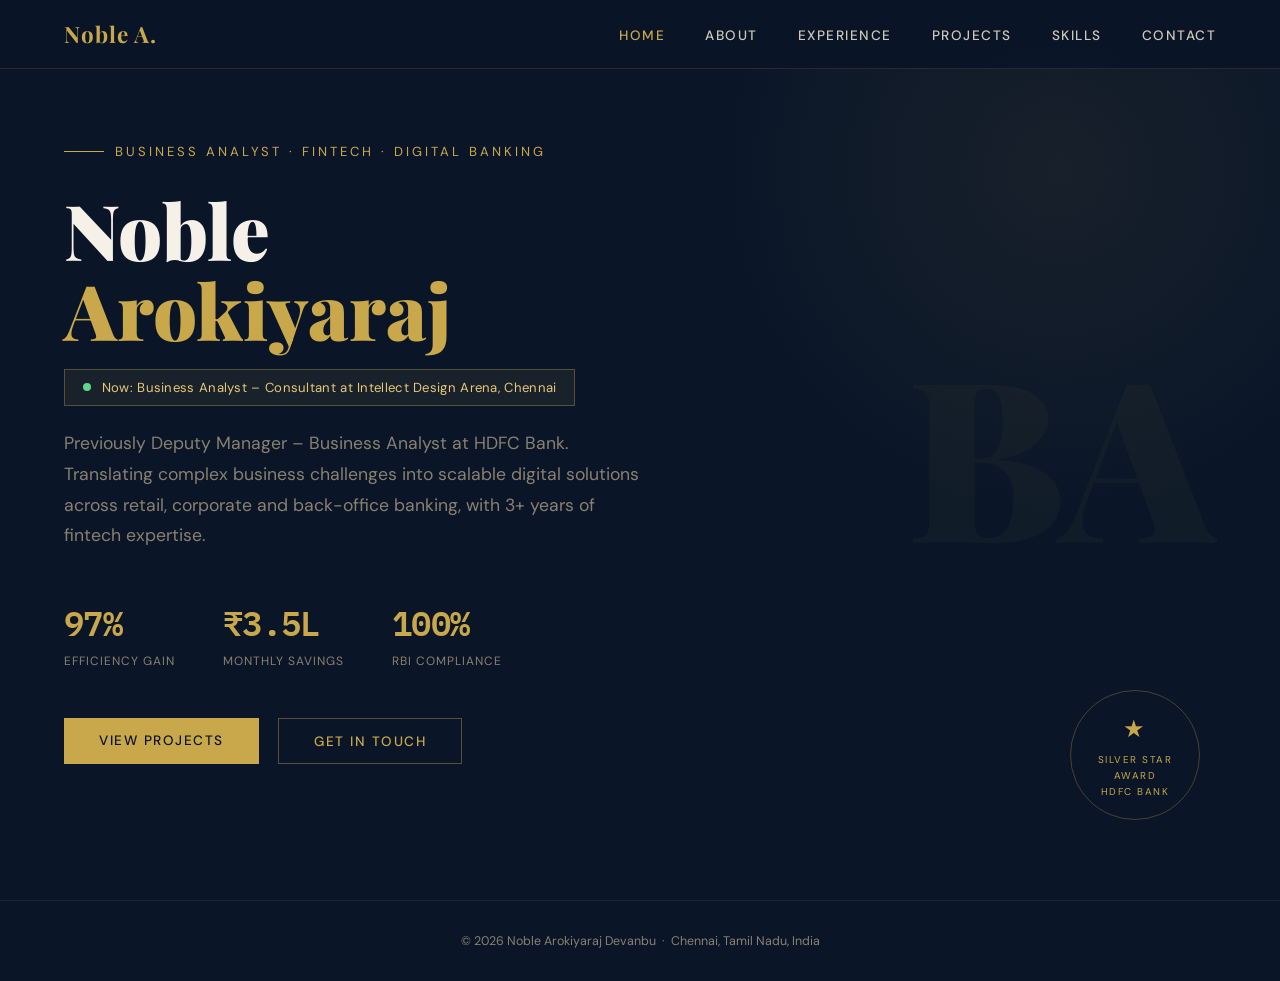
<file: index.html>
<!DOCTYPE html>
<html lang="en">
<head>
  <meta charset="UTF-8" />
  <meta name="viewport" content="width=device-width, initial-scale=1.0"/>
  <title>Noble Arokiyaraj – Business Analyst</title>
  <link href="https://fonts.googleapis.com/css2?family=Playfair+Display:wght@400;700;900&family=DM+Sans:wght@300;400;500&family=IBM+Plex+Mono:wght@500;600&display=swap" rel="stylesheet"/>
  <style>
    :root {
      --navy: #0a1628;
      --navy-mid: #112240;
      --gold: #c9a84c;
      --gold-light: #e8c97a;
      --cream: #f5f0e8;
      --text: #d0c8b8;
      --text-muted: #8a8070;
      --mono: 'IBM Plex Mono', 'SFMono-Regular', Consolas, monospace;
    }
    * { margin: 0; padding: 0; box-sizing: border-box; }
    body { font-family: 'DM Sans', sans-serif; background: var(--navy); color: var(--text); min-height: 100vh; }

    nav {
      position: fixed; top: 0; left: 0; right: 0; z-index: 100;
      display: flex; align-items: center; justify-content: space-between;
      padding: 1.2rem 4rem;
      background: rgba(10,22,40,0.95);
      backdrop-filter: blur(12px);
      border-bottom: 1px solid rgba(201,168,76,0.15);
    }
    .nav-logo {
      font-family: 'Playfair Display', serif; font-size: 1.4rem; font-weight: 700;
      color: var(--gold); text-decoration: none; letter-spacing: 1px;
    }
    .nav-links { display: flex; gap: 2.5rem; list-style: none; }
    .nav-links a {
      text-decoration: none; color: var(--text);
      font-size: 0.85rem; letter-spacing: 1.5px; text-transform: uppercase; font-weight: 500;
      transition: color 0.3s;
    }
    .nav-links a:hover, .nav-links a.active { color: var(--gold); }

    .hero {
      min-height: 100vh; display: flex; align-items: center;
      padding: 0 4rem; position: relative; overflow: hidden;
    }
    .hero::before {
      content: ''; position: absolute; top: -20%; right: -10%;
      width: 700px; height: 700px;
      background: radial-gradient(ellipse, rgba(201,168,76,0.07) 0%, transparent 70%);
      pointer-events: none;
    }
    .hero-content { max-width: 800px; animation: fadeUp 1s ease both; }
    .hero-tag {
      display: inline-flex; align-items: center; gap: 0.7rem;
      font-size: 0.82rem; letter-spacing: 3px; text-transform: uppercase;
      color: var(--gold); margin-bottom: 1.8rem;
    }
    .hero-tag::before { content: ''; width: 40px; height: 1px; background: var(--gold); }
    h1 {
      font-family: 'Playfair Display', serif;
      font-size: clamp(3rem, 6vw, 5.5rem); font-weight: 900; line-height: 1.05;
      color: var(--cream); margin-bottom: 1.2rem;
    }
    h1 span { color: var(--gold); }
    .hero-subtitle {
      font-size: 1.1rem; color: var(--text-muted);
      max-width: 580px; line-height: 1.75; margin-bottom: 2.8rem;
    }
    .now-chip {
      display: inline-flex; align-items: center; gap: 0.7rem;
      padding: 0.55rem 1.1rem; margin-bottom: 1.4rem;
      border: 1px solid rgba(201,168,76,0.35); background: rgba(201,168,76,0.08);
      font-size: 0.82rem; color: var(--gold-light); letter-spacing: 0.3px;
    }
    .now-dot {
      width: 8px; height: 8px; border-radius: 50%; background: #5fd68a; flex-shrink: 0;
      box-shadow: 0 0 0 0 rgba(95,214,138,0.6); animation: pulse 2s ease-out infinite;
    }
    @keyframes pulse { 0% { box-shadow: 0 0 0 0 rgba(95,214,138,0.55); } 70% { box-shadow: 0 0 0 10px rgba(95,214,138,0); } 100% { box-shadow: 0 0 0 0 rgba(95,214,138,0); } }
    @media (prefers-reduced-motion: reduce) { .now-dot, .award-badge, .hero-content { animation: none; } }
    .hero-stats { display: flex; gap: 3rem; margin-bottom: 3rem; }
    .stat-num {
      font-family: var(--mono); font-size: 2.1rem; font-weight: 600;
      font-variant-numeric: tabular-nums; letter-spacing: -0.02em;
      color: var(--gold); display: block;
    }
    .stat-label { font-size: 0.75rem; letter-spacing: 1px; color: var(--text-muted); text-transform: uppercase; }
    .hero-btns { display: flex; gap: 1.2rem; }
    .btn {
      padding: 0.85rem 2.2rem; font-size: 0.85rem; letter-spacing: 1.5px; text-transform: uppercase;
      font-weight: 500; text-decoration: none; transition: all 0.3s; border: none; cursor: pointer;
    }
    .btn-gold { background: var(--gold); color: var(--navy); }
    .btn-gold:hover { background: var(--gold-light); transform: translateY(-2px); }
    .btn-outline { border: 1px solid rgba(201,168,76,0.4); color: var(--gold); background: transparent; }
    .btn-outline:hover { border-color: var(--gold); background: rgba(201,168,76,0.07); transform: translateY(-2px); }

    .hero-deco {
      position: absolute; right: 4rem; top: 50%; transform: translateY(-50%);
      font-family: 'Playfair Display', serif; font-size: 14rem; font-weight: 900;
      color: rgba(201,168,76,0.04); line-height: 1; user-select: none; pointer-events: none;
    }
    .award-badge {
      position: absolute; right: 5rem; bottom: 5rem;
      width: 130px; height: 130px; border-radius: 50%;
      border: 1px solid rgba(201,168,76,0.3);
      display: flex; flex-direction: column; align-items: center; justify-content: center; text-align: center;
      animation: spin 25s linear infinite;
    }
    .award-badge-inner { font-size: 0.62rem; letter-spacing: 1.5px; text-transform: uppercase; color: var(--gold); line-height: 1.6; }
    .award-star { font-size: 1.5rem; margin-bottom: 0.2rem; }
    @keyframes spin { to { transform: rotate(360deg); } }
    @keyframes fadeUp { from { opacity: 0; transform: translateY(30px); } to { opacity: 1; transform: translateY(0); } }

    footer { text-align: center; padding: 2rem; border-top: 1px solid rgba(201,168,76,0.1); font-size: 0.78rem; color: var(--text-muted); }

    @media (max-width: 768px) {
      nav { padding: 1rem 1.5rem; }
      .nav-links { gap: 1rem; }
      .nav-links a { font-size: 0.75rem; }
      .hero { padding: 8rem 1.5rem 4rem; }
      .hero-deco, .award-badge { display: none; }
      .hero-stats { gap: 1.5rem; flex-wrap: wrap; }
    }
  </style>
</head>
<body>
<nav>
  <a href="index.html" class="nav-logo">Noble A.</a>
  <ul class="nav-links">
    <li><a href="index.html" class="active">Home</a></li>
    <li><a href="about.html">About</a></li>
    <li><a href="experience.html">Experience</a></li>
    <li><a href="projects.html">Projects</a></li>
    <li><a href="skills.html">Skills</a></li>
    <li><a href="contact.html">Contact</a></li>
  </ul>
</nav>

<section class="hero">
  <div class="hero-content">
    <div class="hero-tag">Business Analyst · Fintech · Digital Banking</div>
    <h1>Noble<br/><span>Arokiyaraj</span></h1>
    <div class="now-chip"><span class="now-dot"></span>Now: Business Analyst – Consultant at Intellect Design Arena, Chennai</div>
    <p class="hero-subtitle">Previously Deputy Manager – Business Analyst at HDFC Bank. Translating complex business challenges into scalable digital solutions across retail, corporate and back-office banking, with 3+ years of fintech expertise.</p>
    <div class="hero-stats">
      <div class="stat-item">
        <span class="stat-num">97%</span>
        <span class="stat-label">Efficiency Gain</span>
      </div>
      <div class="stat-item">
        <span class="stat-num">₹3.5L</span>
        <span class="stat-label">Monthly Savings</span>
      </div>
      <div class="stat-item">
        <span class="stat-num">100%</span>
        <span class="stat-label">RBI Compliance</span>
      </div>
    </div>
    <div class="hero-btns">
      <a href="projects.html" class="btn btn-gold">View Projects</a>
      <a href="contact.html" class="btn btn-outline">Get In Touch</a>
    </div>
  </div>
  <div class="hero-deco">BA</div>
  <div class="award-badge">
    <div class="award-badge-inner">
      <div class="award-star">★</div>
      Silver Star<br/>Award<br/>HDFC Bank
    </div>
  </div>
</section>

<footer>© 2026 Noble Arokiyaraj Devanbu &nbsp;·&nbsp; Chennai, Tamil Nadu, India</footer>
</body>
</html>
</file>
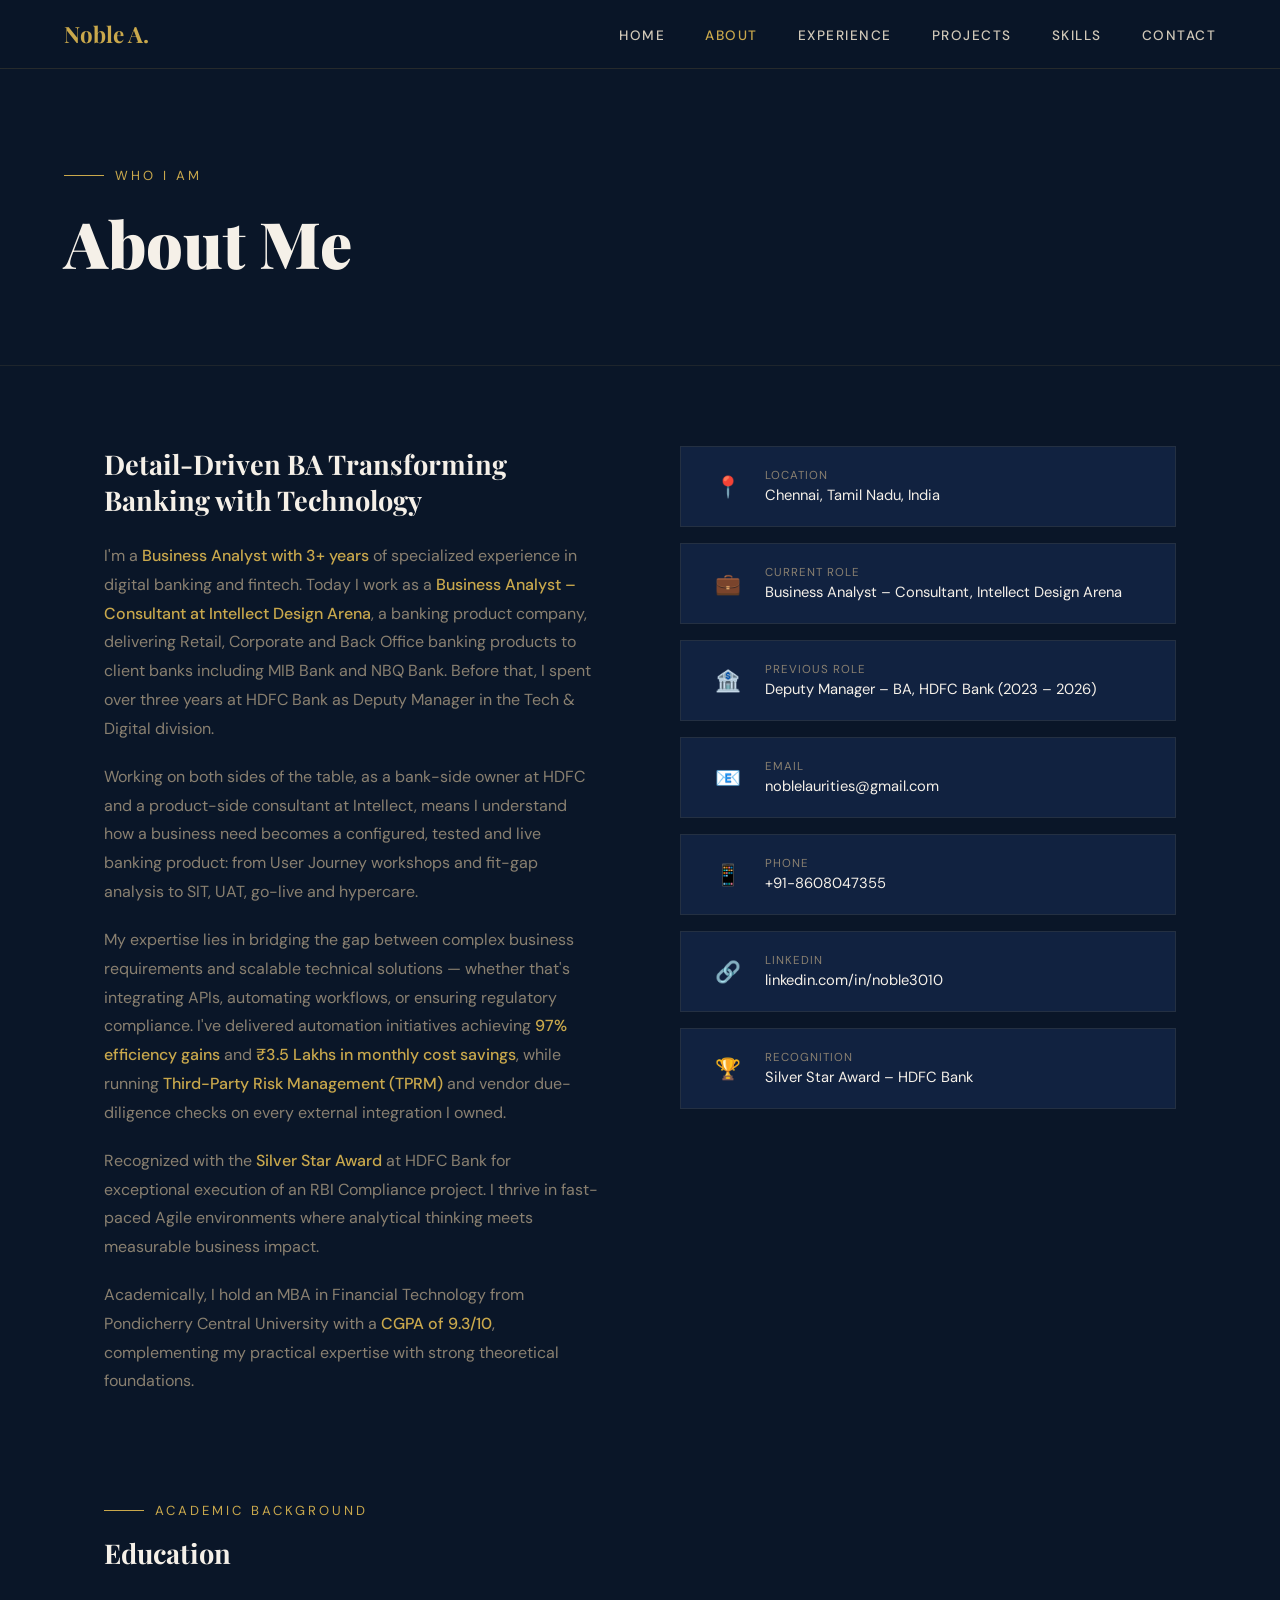
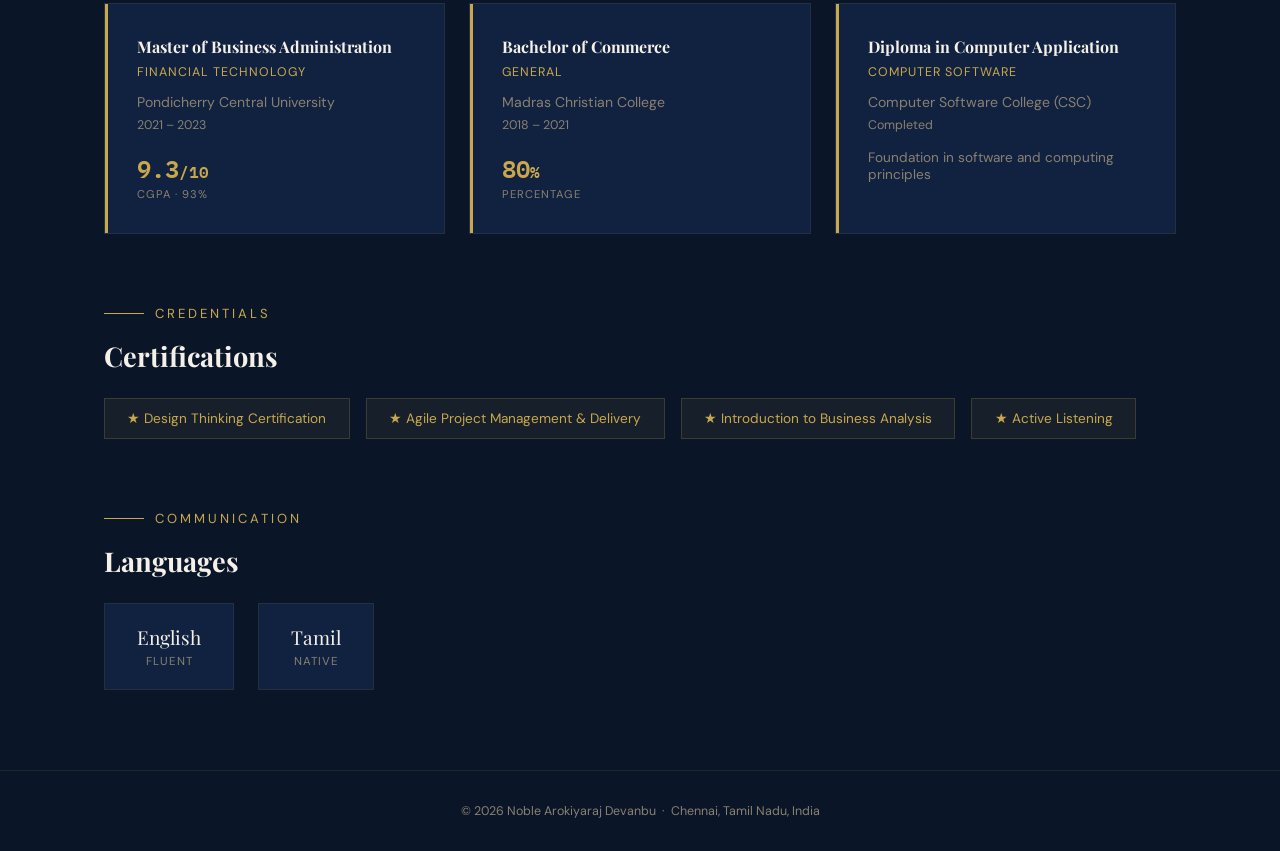
<file: about.html>
<!DOCTYPE html>
<html lang="en">
<head>
  <meta charset="UTF-8"/><meta name="viewport" content="width=device-width, initial-scale=1.0"/>
  <title>About – Noble Arokiyaraj</title>
  <link href="https://fonts.googleapis.com/css2?family=Playfair+Display:wght@400;700;900&family=DM+Sans:wght@300;400;500&family=IBM+Plex+Mono:wght@500;600&display=swap" rel="stylesheet"/>
  <style>
    :root{--navy:#0a1628;--navy-mid:#112240;--gold:#c9a84c;--cream:#f5f0e8;--text:#d0c8b8;--text-muted:#8a8070;--mono:'IBM Plex Mono','SFMono-Regular',Consolas,monospace;}
    *{margin:0;padding:0;box-sizing:border-box;}
    body{font-family:'DM Sans',sans-serif;background:var(--navy);color:var(--text);}
    nav{position:fixed;top:0;left:0;right:0;z-index:100;display:flex;align-items:center;justify-content:space-between;padding:1.2rem 4rem;background:rgba(10,22,40,0.95);backdrop-filter:blur(12px);border-bottom:1px solid rgba(201,168,76,0.15);}
    .nav-logo{font-family:'Playfair Display',serif;font-size:1.4rem;font-weight:700;color:var(--gold);text-decoration:none;}
    .nav-links{display:flex;gap:2.5rem;list-style:none;}
    .nav-links a{text-decoration:none;color:var(--text);font-size:0.85rem;letter-spacing:1.5px;text-transform:uppercase;font-weight:500;transition:color 0.3s;}
    .nav-links a:hover,.nav-links a.active{color:var(--gold);}
    .page-hero{padding:10rem 4rem 5rem;border-bottom:1px solid rgba(201,168,76,0.1);}
    .section-tag{display:inline-flex;align-items:center;gap:0.7rem;font-size:0.82rem;letter-spacing:3px;text-transform:uppercase;color:var(--gold);margin-bottom:1rem;}
    .section-tag::before{content:'';width:40px;height:1px;background:var(--gold);}
    h1{font-family:'Playfair Display',serif;font-size:clamp(2.5rem,5vw,4.5rem);font-weight:900;color:var(--cream);}
    h2{font-family:'Playfair Display',serif;font-size:1.7rem;color:var(--cream);font-weight:700;margin-bottom:1.5rem;}
    p{line-height:1.8;color:var(--text-muted);margin-bottom:1.2rem;font-size:1rem;}
    .highlight{color:var(--gold);font-weight:500;}
    .about-grid{display:grid;grid-template-columns:1fr 1fr;gap:5rem;padding:5rem 4rem;max-width:1200px;margin:0 auto;}
    .info-cards{display:grid;gap:1rem;margin-top:0;}
    .info-card{background:var(--navy-mid);border:1px solid rgba(201,168,76,0.1);padding:1.3rem 1.8rem;display:flex;align-items:center;gap:1.2rem;}
    .info-icon{font-size:1.3rem;width:36px;text-align:center;}
    .info-label{font-size:0.72rem;letter-spacing:1px;text-transform:uppercase;color:var(--text-muted);}
    .info-value{font-size:0.92rem;color:var(--cream);margin-top:0.15rem;}
    .edu-section{padding:0 4rem 4rem;max-width:1200px;margin:0 auto;}
    .edu-grid{display:grid;grid-template-columns:1fr 1fr 1fr;gap:1.5rem;margin-top:2rem;}
    .edu-card{background:var(--navy-mid);border:1px solid rgba(201,168,76,0.1);padding:2rem;position:relative;overflow:hidden;}
    .edu-card::after{content:'';position:absolute;top:0;left:0;width:3px;height:100%;background:var(--gold);}
    .edu-degree{font-family:'Playfair Display',serif;font-size:1rem;color:var(--cream);margin-bottom:0.4rem;font-weight:700;}
    .edu-spec{font-size:0.78rem;color:var(--gold);text-transform:uppercase;letter-spacing:1px;margin-bottom:0.8rem;}
    .edu-college{font-size:0.88rem;color:var(--text-muted);}
    .edu-year{font-size:0.78rem;color:var(--text-muted);margin-top:0.4rem;}
    .edu-grade{margin-top:1rem;font-size:1.5rem;font-family:var(--mono);color:var(--gold);font-weight:600;font-variant-numeric:tabular-nums;}
    .edu-grade-label{font-size:0.7rem;color:var(--text-muted);letter-spacing:1px;text-transform:uppercase;}
    .cert-section{padding:0 4rem 4rem;max-width:1200px;margin:0 auto;}
    .cert-grid{display:flex;flex-wrap:wrap;gap:1rem;margin-top:1.5rem;}
    .cert-badge{background:rgba(201,168,76,0.07);border:1px solid rgba(201,168,76,0.2);padding:0.7rem 1.4rem;font-size:0.85rem;color:var(--gold);}
    .lang-section{padding:0 4rem 5rem;max-width:1200px;margin:0 auto;}
    .lang-grid{display:flex;gap:1.5rem;margin-top:1.5rem;}
    .lang-item{background:var(--navy-mid);border:1px solid rgba(201,168,76,0.1);padding:1.2rem 2rem;text-align:center;}
    .lang-name{font-family:'Playfair Display',serif;font-size:1.2rem;color:var(--cream);margin-bottom:0.3rem;}
    .lang-level{font-size:0.72rem;color:var(--text-muted);letter-spacing:1px;text-transform:uppercase;}
    footer{text-align:center;padding:2rem;border-top:1px solid rgba(201,168,76,0.1);font-size:0.78rem;color:var(--text-muted);}
    @media(max-width:900px){.about-grid{grid-template-columns:1fr;padding:3rem 1.5rem;gap:3rem;}.edu-grid{grid-template-columns:1fr;}.page-hero,.edu-section,.cert-section,.lang-section{padding-left:1.5rem;padding-right:1.5rem;}nav{padding:1rem 1.5rem;}.nav-links{gap:1rem;}.nav-links a{font-size:0.75rem;}}
  </style>
</head>
<body>
<nav>
  <a href="index.html" class="nav-logo">Noble A.</a>
  <ul class="nav-links">
    <li><a href="index.html">Home</a></li>
    <li><a href="about.html" class="active">About</a></li>
    <li><a href="experience.html">Experience</a></li>
    <li><a href="projects.html">Projects</a></li>
    <li><a href="skills.html">Skills</a></li>
    <li><a href="contact.html">Contact</a></li>
  </ul>
</nav>
<div class="page-hero">
  <div class="section-tag">Who I Am</div>
  <h1>About Me</h1>
</div>
<div class="about-grid">
  <div>
    <h2>Detail-Driven BA Transforming Banking with Technology</h2>
    <p>I'm a <span class="highlight">Business Analyst with 3+ years</span> of specialized experience in digital banking and fintech. Today I work as a <span class="highlight">Business Analyst – Consultant at Intellect Design Arena</span>, a banking product company, delivering Retail, Corporate and Back Office banking products to client banks including MIB Bank and NBQ Bank. Before that, I spent over three years at HDFC Bank as Deputy Manager in the Tech & Digital division.</p>
    <p>Working on both sides of the table, as a bank-side owner at HDFC and a product-side consultant at Intellect, means I understand how a business need becomes a configured, tested and live banking product: from User Journey workshops and fit-gap analysis to SIT, UAT, go-live and hypercare.</p>
    <p>My expertise lies in bridging the gap between complex business requirements and scalable technical solutions — whether that's integrating APIs, automating workflows, or ensuring regulatory compliance. I've delivered automation initiatives achieving <span class="highlight">97% efficiency gains</span> and <span class="highlight">₹3.5 Lakhs in monthly cost savings</span>, while running <span class="highlight">Third-Party Risk Management (TPRM)</span> and vendor due-diligence checks on every external integration I owned.</p>
    <p>Recognized with the <span class="highlight">Silver Star Award</span> at HDFC Bank for exceptional execution of an RBI Compliance project. I thrive in fast-paced Agile environments where analytical thinking meets measurable business impact.</p>
    <p>Academically, I hold an MBA in Financial Technology from Pondicherry Central University with a <span class="highlight">CGPA of 9.3/10</span>, complementing my practical expertise with strong theoretical foundations.</p>
  </div>
  <div>
    <div class="info-cards">
      <div class="info-card"><div class="info-icon">📍</div><div><div class="info-label">Location</div><div class="info-value">Chennai, Tamil Nadu, India</div></div></div>
      <div class="info-card"><div class="info-icon">💼</div><div><div class="info-label">Current Role</div><div class="info-value">Business Analyst – Consultant, Intellect Design Arena</div></div></div>
      <div class="info-card"><div class="info-icon">🏦</div><div><div class="info-label">Previous Role</div><div class="info-value">Deputy Manager – BA, HDFC Bank (2023 – 2026)</div></div></div>
      <div class="info-card"><div class="info-icon">📧</div><div><div class="info-label">Email</div><div class="info-value">noblelaurities@gmail.com</div></div></div>
      <div class="info-card"><div class="info-icon">📱</div><div><div class="info-label">Phone</div><div class="info-value">+91-8608047355</div></div></div>
      <div class="info-card"><div class="info-icon">🔗</div><div><div class="info-label">LinkedIn</div><div class="info-value">linkedin.com/in/noble3010</div></div></div>
      <div class="info-card"><div class="info-icon">🏆</div><div><div class="info-label">Recognition</div><div class="info-value">Silver Star Award – HDFC Bank</div></div></div>
    </div>
  </div>
</div>

<div class="edu-section">
  <div class="section-tag">Academic Background</div>
  <h2>Education</h2>
  <div class="edu-grid">
    <div class="edu-card">
      <div class="edu-degree">Master of Business Administration</div>
      <div class="edu-spec">Financial Technology</div>
      <div class="edu-college">Pondicherry Central University</div>
      <div class="edu-year">2021 – 2023</div>
      <div class="edu-grade">9.3<span style="font-size:1rem">/10</span></div>
      <div class="edu-grade-label">CGPA · 93%</div>
    </div>
    <div class="edu-card">
      <div class="edu-degree">Bachelor of Commerce</div>
      <div class="edu-spec">General</div>
      <div class="edu-college">Madras Christian College</div>
      <div class="edu-year">2018 – 2021</div>
      <div class="edu-grade">80<span style="font-size:1rem">%</span></div>
      <div class="edu-grade-label">Percentage</div>
    </div>
    <div class="edu-card">
      <div class="edu-degree">Diploma in Computer Application</div>
      <div class="edu-spec">Computer Software</div>
      <div class="edu-college">Computer Software College (CSC)</div>
      <div class="edu-year">Completed</div>
      <div style="margin-top:1rem;font-size:0.85rem;color:var(--text-muted);">Foundation in software and computing principles</div>
    </div>
  </div>
</div>

<div class="cert-section">
  <div class="section-tag">Credentials</div>
  <h2>Certifications</h2>
  <div class="cert-grid">
    <div class="cert-badge">★ Design Thinking Certification</div>
    <div class="cert-badge">★ Agile Project Management &amp; Delivery</div>
    <div class="cert-badge">★ Introduction to Business Analysis</div>
    <div class="cert-badge">★ Active Listening</div>
  </div>
</div>

<div class="lang-section">
  <div class="section-tag">Communication</div>
  <h2>Languages</h2>
  <div class="lang-grid">
    <div class="lang-item"><div class="lang-name">English</div><div class="lang-level">Fluent</div></div>
    <div class="lang-item"><div class="lang-name">Tamil</div><div class="lang-level">Native</div></div>
  </div>
</div>

<footer>© 2026 Noble Arokiyaraj Devanbu &nbsp;·&nbsp; Chennai, Tamil Nadu, India</footer>
</body>
</html>
</file>
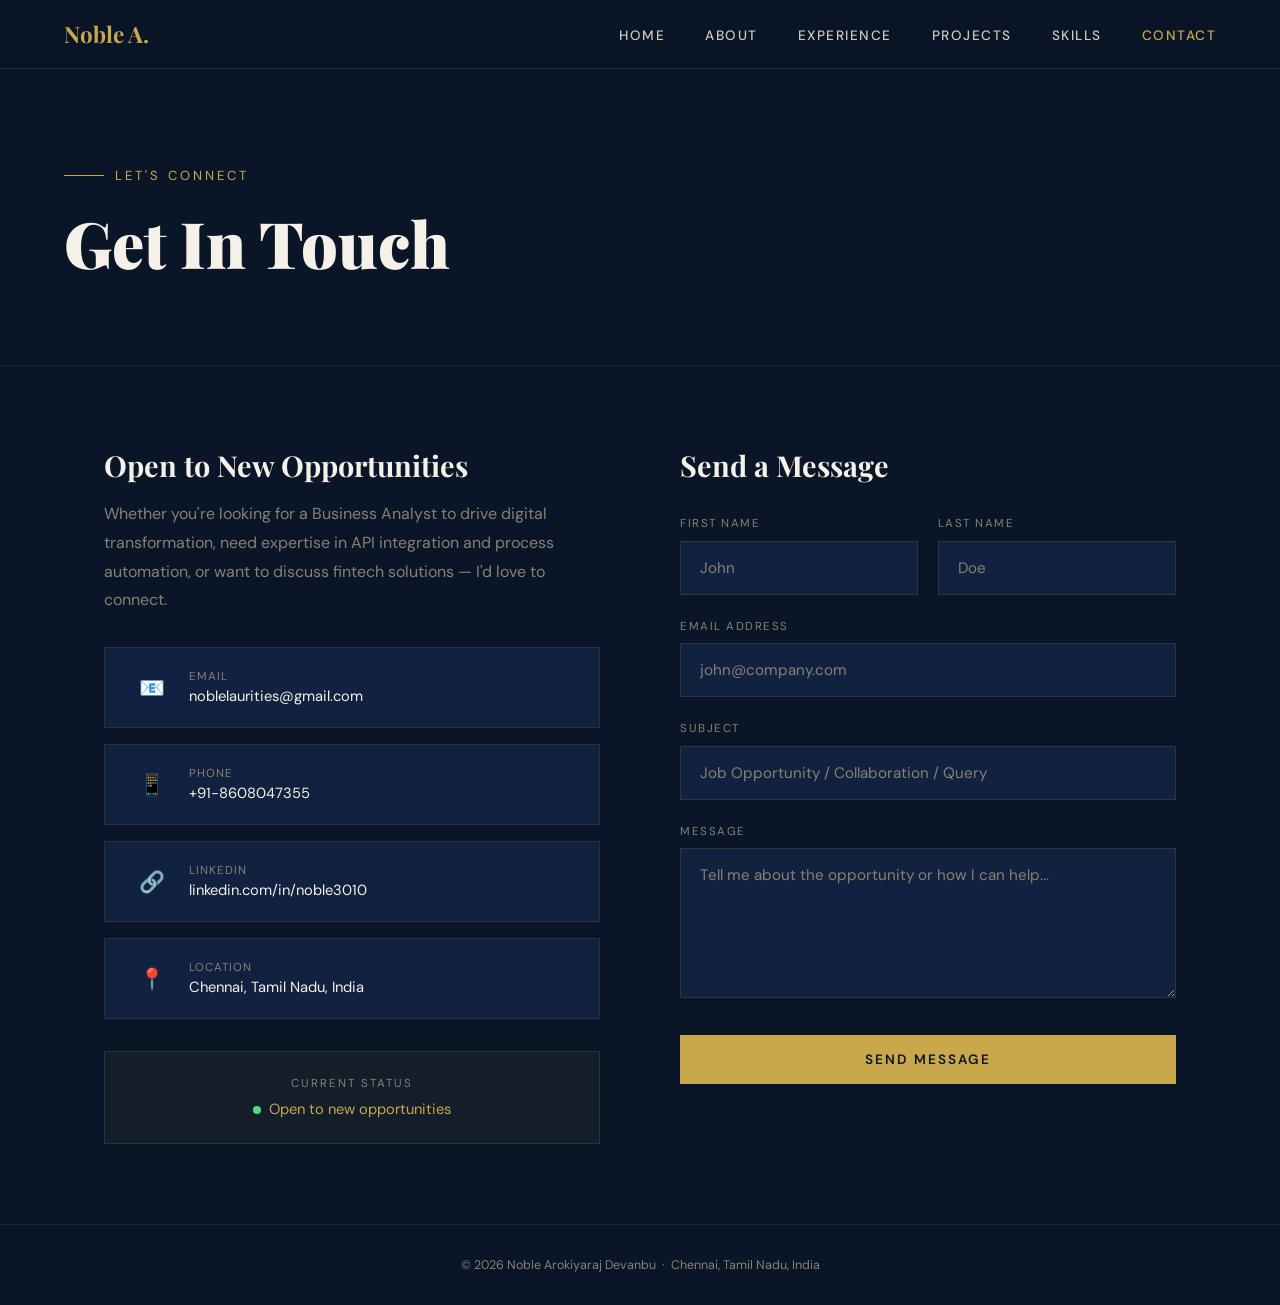
<file: contact.html>
<!DOCTYPE html>
<html lang="en">
<head>
  <meta charset="UTF-8"/><meta name="viewport" content="width=device-width, initial-scale=1.0"/>
  <title>Contact – Noble Arokiyaraj</title>
  <link href="https://fonts.googleapis.com/css2?family=Playfair+Display:wght@400;700;900&family=DM+Sans:wght@300;400;500&family=IBM+Plex+Mono:wght@500;600&display=swap" rel="stylesheet"/>
  <style>
    :root{--navy:#0a1628;--navy-mid:#112240;--gold:#c9a84c;--gold-light:#e8c97a;--cream:#f5f0e8;--text:#d0c8b8;--text-muted:#8a8070;--mono:'IBM Plex Mono','SFMono-Regular',Consolas,monospace;}
    *{margin:0;padding:0;box-sizing:border-box;}
    body{font-family:'DM Sans',sans-serif;background:var(--navy);color:var(--text);}
    nav{position:fixed;top:0;left:0;right:0;z-index:100;display:flex;align-items:center;justify-content:space-between;padding:1.2rem 4rem;background:rgba(10,22,40,0.95);backdrop-filter:blur(12px);border-bottom:1px solid rgba(201,168,76,0.15);}
    .nav-logo{font-family:'Playfair Display',serif;font-size:1.4rem;font-weight:700;color:var(--gold);text-decoration:none;}
    .nav-links{display:flex;gap:2.5rem;list-style:none;}
    .nav-links a{text-decoration:none;color:var(--text);font-size:0.85rem;letter-spacing:1.5px;text-transform:uppercase;font-weight:500;transition:color 0.3s;}
    .nav-links a:hover,.nav-links a.active{color:var(--gold);}
    .page-hero{padding:10rem 4rem 5rem;border-bottom:1px solid rgba(201,168,76,0.1);}
    .section-tag{display:inline-flex;align-items:center;gap:0.7rem;font-size:0.82rem;letter-spacing:3px;text-transform:uppercase;color:var(--gold);margin-bottom:1rem;}
    .section-tag::before{content:'';width:40px;height:1px;background:var(--gold);}
    h1{font-family:'Playfair Display',serif;font-size:clamp(2.5rem,5vw,4.5rem);font-weight:900;color:var(--cream);}
    .contact-grid{display:grid;grid-template-columns:1fr 1fr;gap:5rem;padding:5rem 4rem;max-width:1200px;margin:0 auto;}
    .contact-info h2{font-family:'Playfair Display',serif;font-size:1.8rem;color:var(--cream);font-weight:700;margin-bottom:1rem;}
    .contact-info p{color:var(--text-muted);line-height:1.8;margin-bottom:2rem;}
    .contact-links{display:grid;gap:1rem;}
    .contact-link{display:flex;align-items:center;gap:1.2rem;background:var(--navy-mid);border:1px solid rgba(201,168,76,0.12);padding:1.3rem 1.8rem;text-decoration:none;color:var(--text);transition:all 0.3s;}
    .contact-link:hover{border-color:rgba(201,168,76,0.4);}
    .contact-icon{font-size:1.3rem;width:36px;text-align:center;}
    .contact-label{font-size:0.72rem;letter-spacing:1px;text-transform:uppercase;color:var(--text-muted);}
    .contact-value{font-size:0.92rem;color:var(--cream);margin-top:0.15rem;}
    .form-title{font-family:'Playfair Display',serif;font-size:1.8rem;color:var(--cream);margin-bottom:2rem;font-weight:700;}
    .form-group{margin-bottom:1.5rem;}
    label{display:block;font-size:0.72rem;letter-spacing:1.5px;text-transform:uppercase;color:var(--text-muted);margin-bottom:0.6rem;}
    input,textarea{width:100%;background:var(--navy-mid);border:1px solid rgba(201,168,76,0.15);padding:1rem 1.2rem;color:var(--cream);font-family:'DM Sans',sans-serif;font-size:0.95rem;outline:none;transition:border-color 0.3s;resize:vertical;}
    input:focus,textarea:focus{border-color:rgba(201,168,76,0.5);}
    input::placeholder,textarea::placeholder{color:var(--text-muted);}
    textarea{min-height:150px;}
    .form-row{display:grid;grid-template-columns:1fr 1fr;gap:1.2rem;}
    .btn-submit{width:100%;padding:1rem;background:var(--gold);color:var(--navy);font-family:'DM Sans',sans-serif;font-size:0.85rem;letter-spacing:2px;text-transform:uppercase;font-weight:600;border:none;cursor:pointer;transition:all 0.3s;margin-top:0.5rem;}
    .btn-submit:hover{background:var(--gold-light);}
    .availability{margin-top:2rem;padding:1.5rem;background:rgba(201,168,76,0.05);border:1px solid rgba(201,168,76,0.15);text-align:center;}
    .avail-label{font-size:0.72rem;letter-spacing:2px;text-transform:uppercase;color:var(--text-muted);margin-bottom:0.5rem;}
    .avail-status{color:var(--gold);font-size:0.92rem;}
    .avail-dot{display:inline-block;width:8px;height:8px;border-radius:50%;background:#4ade80;margin-right:0.5rem;animation:pulse 2s infinite;}
    @keyframes pulse{0%,100%{opacity:1;}50%{opacity:0.4;}}
    footer{text-align:center;padding:2rem;border-top:1px solid rgba(201,168,76,0.1);font-size:0.78rem;color:var(--text-muted);}
    @media(max-width:900px){.contact-grid{grid-template-columns:1fr;padding:3rem 1.5rem;gap:3rem;}.form-row{grid-template-columns:1fr;}.page-hero{padding-left:1.5rem;padding-right:1.5rem;}nav{padding:1rem 1.5rem;}.nav-links{gap:1rem;}.nav-links a{font-size:0.75rem;}}
  </style>
</head>
<body>
<nav>
  <a href="index.html" class="nav-logo">Noble A.</a>
  <ul class="nav-links">
    <li><a href="index.html">Home</a></li>
    <li><a href="about.html">About</a></li>
    <li><a href="experience.html">Experience</a></li>
    <li><a href="projects.html">Projects</a></li>
    <li><a href="skills.html">Skills</a></li>
    <li><a href="contact.html" class="active">Contact</a></li>
  </ul>
</nav>
<div class="page-hero">
  <div class="section-tag">Let's Connect</div>
  <h1>Get In Touch</h1>
</div>
<div class="contact-grid">
  <div class="contact-info">
    <h2>Open to New Opportunities</h2>
    <p>Whether you're looking for a Business Analyst to drive digital transformation, need expertise in API integration and process automation, or want to discuss fintech solutions — I'd love to connect.</p>
    <div class="contact-links">
      <a href="mailto:noblelaurities@gmail.com" class="contact-link">
        <div class="contact-icon">📧</div>
        <div><div class="contact-label">Email</div><div class="contact-value">noblelaurities@gmail.com</div></div>
      </a>
      <a href="tel:+918608047355" class="contact-link">
        <div class="contact-icon">📱</div>
        <div><div class="contact-label">Phone</div><div class="contact-value">+91-8608047355</div></div>
      </a>
      <a href="https://linkedin.com/in/noble3010" target="_blank" class="contact-link">
        <div class="contact-icon">🔗</div>
        <div><div class="contact-label">LinkedIn</div><div class="contact-value">linkedin.com/in/noble3010</div></div>
      </a>
      <div class="contact-link" style="cursor:default;">
        <div class="contact-icon">📍</div>
        <div><div class="contact-label">Location</div><div class="contact-value">Chennai, Tamil Nadu, India</div></div>
      </div>
    </div>
    <div class="availability">
      <div class="avail-label">Current Status</div>
      <div class="avail-status"><span class="avail-dot"></span>Open to new opportunities</div>
    </div>
  </div>
  <div>
    <div class="form-title">Send a Message</div>
    <div class="form-row">
      <div class="form-group"><label>First Name</label><input type="text" placeholder="John"/></div>
      <div class="form-group"><label>Last Name</label><input type="text" placeholder="Doe"/></div>
    </div>
    <div class="form-group"><label>Email Address</label><input type="email" placeholder="john@company.com"/></div>
    <div class="form-group"><label>Subject</label><input type="text" placeholder="Job Opportunity / Collaboration / Query"/></div>
    <div class="form-group"><label>Message</label><textarea placeholder="Tell me about the opportunity or how I can help..."></textarea></div>
    <button class="btn-submit" onclick="alert('Thank you! Noble will get back to you soon.')">Send Message</button>
  </div>
</div>
<footer>© 2026 Noble Arokiyaraj Devanbu &nbsp;·&nbsp; Chennai, Tamil Nadu, India</footer>
</body>
</html>
</file>
